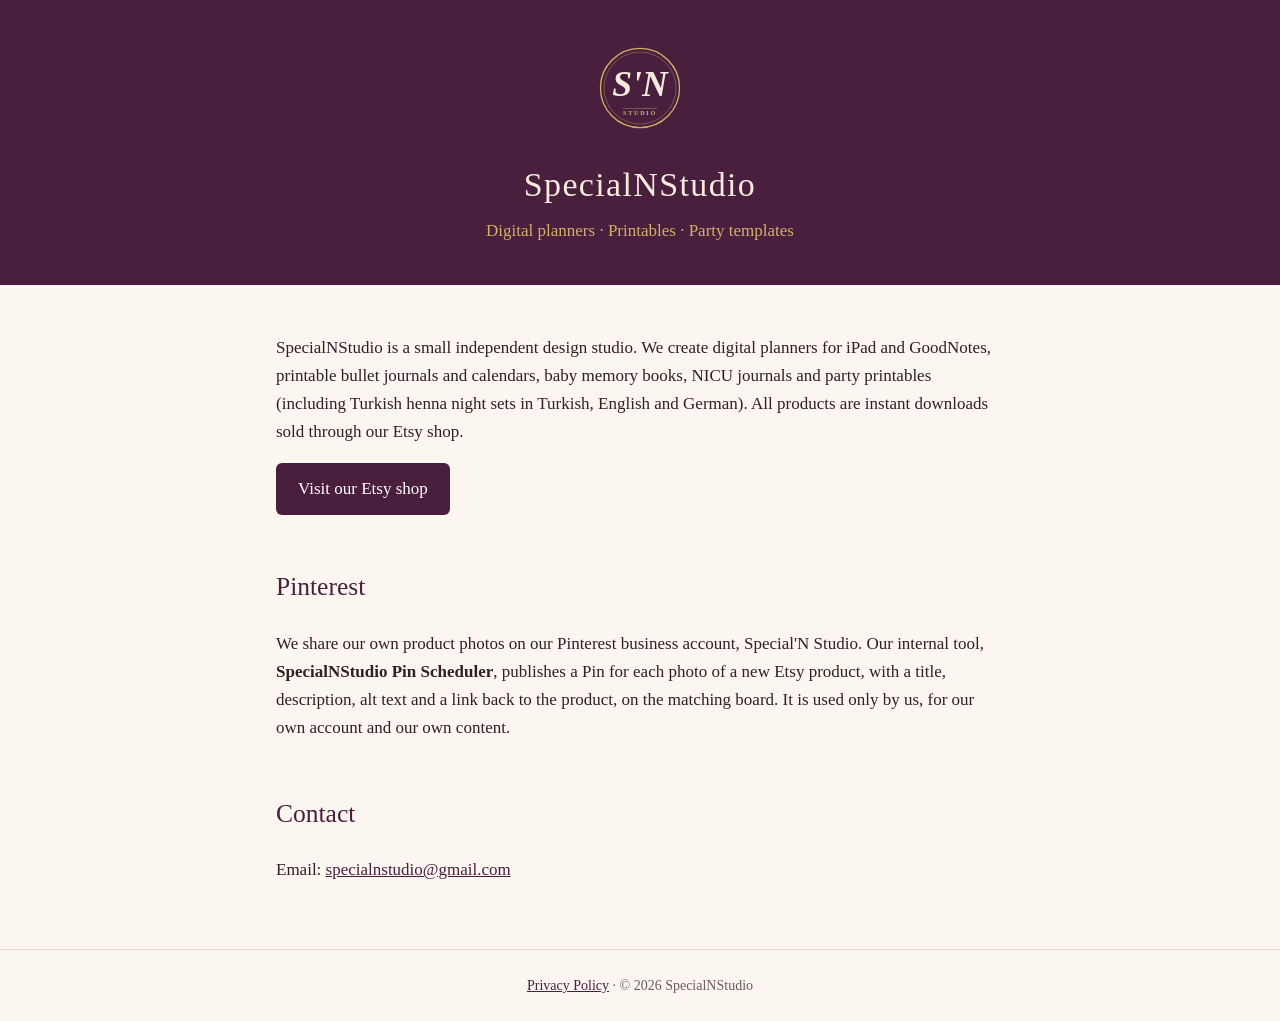
<file: index.html>
<!doctype html>
<html lang="en">
<head>
<meta charset="utf-8">
<meta name="viewport" content="width=device-width, initial-scale=1">
<title>SpecialNStudio – Digital Planners & Printables</title>
<meta name="description" content="SpecialNStudio designs digital planners, printable calendars, baby memory books and party printables, sold on Etsy.">
<link rel="stylesheet" href="style.css">
<link rel="icon" href="logo.svg">
</head>
<body>
<header>
  <img src="logo.svg" alt="SpecialNStudio logo">
  <h1>SpecialNStudio</h1>
  <p>Digital planners · Printables · Party templates</p>
</header>
<main>
  <p>SpecialNStudio is a small independent design studio. We create digital planners for iPad and GoodNotes,
  printable bullet journals and calendars, baby memory books, NICU journals and party printables
  (including Turkish henna night sets in Turkish, English and German). All products are instant downloads
  sold through our Etsy shop.</p>
  <p><a class="btn" href="https://www.etsy.com/shop/SpecialNStudio">Visit our Etsy shop</a></p>

  <h2>Pinterest</h2>
  <p>We share our own product photos on our Pinterest business account, Special'N Studio. Our internal tool,
  <strong>SpecialNStudio Pin Scheduler</strong>, publishes a Pin for each photo of a new Etsy product, with a
  title, description, alt text and a link back to the product, on the matching board. It is used only by us,
  for our own account and our own content.</p>

  <h2>Contact</h2>
  <p>Email: <a href="mailto:specialnstudio@gmail.com">specialnstudio@gmail.com</a></p>
</main>
<footer><a href="privacy-policy.html">Privacy Policy</a> · © 2026 SpecialNStudio</footer>
</body>
</html>
</file>
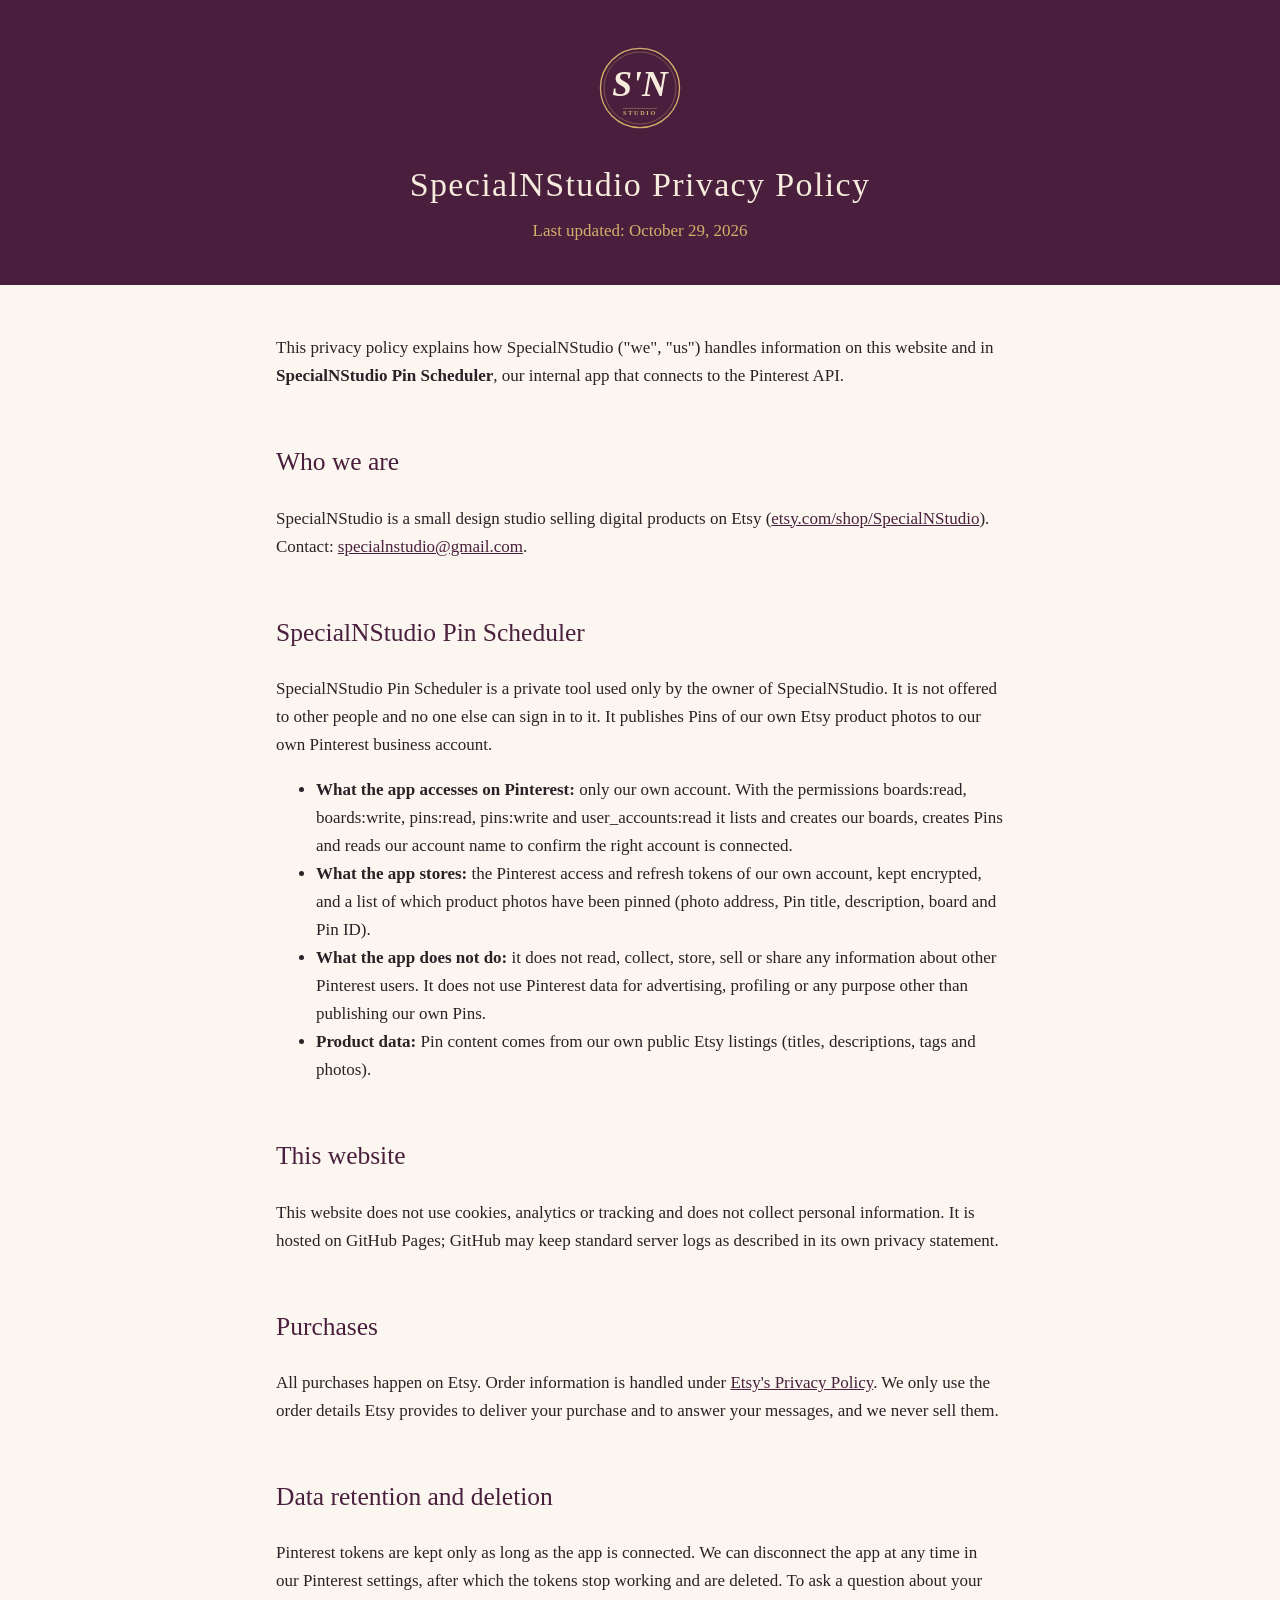
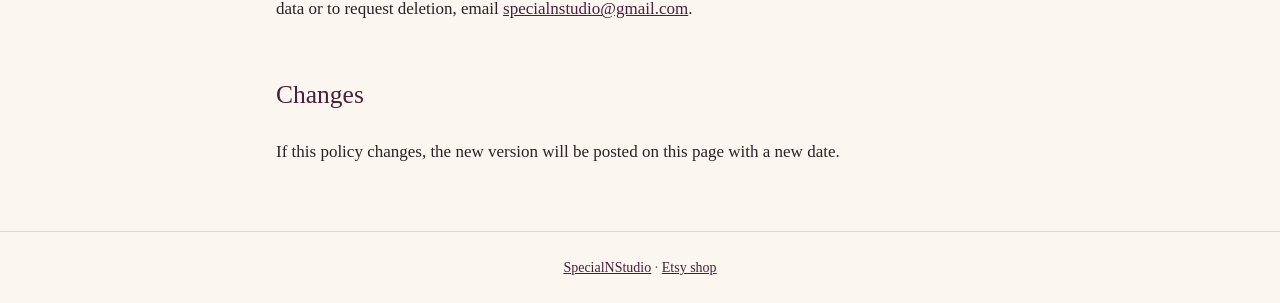
<file: privacy-policy.html>
<!doctype html>
<html lang="en">
<head>
<meta charset="utf-8">
<meta name="viewport" content="width=device-width, initial-scale=1">
<title>Privacy Policy – SpecialNStudio</title>
<meta name="description" content="Privacy policy of SpecialNStudio and the SpecialNStudio Pin Scheduler app.">
<link rel="stylesheet" href="style.css">
<link rel="icon" href="logo.svg">
</head>
<body>
<header>
  <img src="logo.svg" alt="SpecialNStudio logo">
  <h1>SpecialNStudio Privacy Policy</h1>
  <p>Last updated: October 29, 2026</p>
</header>
<main>
  <p>This privacy policy explains how SpecialNStudio ("we", "us") handles information on this website and in
  <strong>SpecialNStudio Pin Scheduler</strong>, our internal app that connects to the Pinterest API.</p>

  <h2>Who we are</h2>
  <p>SpecialNStudio is a small design studio selling digital products on Etsy
  (<a href="https://www.etsy.com/shop/SpecialNStudio">etsy.com/shop/SpecialNStudio</a>).
  Contact: <a href="mailto:specialnstudio@gmail.com">specialnstudio@gmail.com</a>.</p>

  <h2>SpecialNStudio Pin Scheduler</h2>
  <p>SpecialNStudio Pin Scheduler is a private tool used only by the owner of SpecialNStudio. It is not offered
  to other people and no one else can sign in to it. It publishes Pins of our own Etsy product photos to our
  own Pinterest business account.</p>
  <ul>
    <li><strong>What the app accesses on Pinterest:</strong> only our own account. With the permissions
    boards:read, boards:write, pins:read, pins:write and user_accounts:read it lists and creates our boards,
    creates Pins and reads our account name to confirm the right account is connected.</li>
    <li><strong>What the app stores:</strong> the Pinterest access and refresh tokens of our own account, kept
    encrypted, and a list of which product photos have been pinned (photo address, Pin title, description,
    board and Pin ID).</li>
    <li><strong>What the app does not do:</strong> it does not read, collect, store, sell or share any
    information about other Pinterest users. It does not use Pinterest data for advertising, profiling or
    any purpose other than publishing our own Pins.</li>
    <li><strong>Product data:</strong> Pin content comes from our own public Etsy listings (titles,
    descriptions, tags and photos).</li>
  </ul>

  <h2>This website</h2>
  <p>This website does not use cookies, analytics or tracking and does not collect personal information.
  It is hosted on GitHub Pages; GitHub may keep standard server logs as described in its own privacy statement.</p>

  <h2>Purchases</h2>
  <p>All purchases happen on Etsy. Order information is handled under
  <a href="https://www.etsy.com/legal/privacy/">Etsy's Privacy Policy</a>. We only use the order details Etsy
  provides to deliver your purchase and to answer your messages, and we never sell them.</p>

  <h2>Data retention and deletion</h2>
  <p>Pinterest tokens are kept only as long as the app is connected. We can disconnect the app at any time in
  our Pinterest settings, after which the tokens stop working and are deleted. To ask a question about your
  data or to request deletion, email <a href="mailto:specialnstudio@gmail.com">specialnstudio@gmail.com</a>.</p>

  <h2>Changes</h2>
  <p>If this policy changes, the new version will be posted on this page with a new date.</p>
</main>
<footer><a href="index.html">SpecialNStudio</a> · <a href="https://www.etsy.com/shop/SpecialNStudio">Etsy shop</a></footer>
</body>
</html>
</file>
<file: style.css>
:root{--plum:#4A1F3D;--gold:#B8914A;--cream:#FBF6EF;--ink:#2B2127}
*{box-sizing:border-box}
body{margin:0;background:var(--cream);color:var(--ink);font:17px/1.65 Georgia,"Times New Roman",serif}
header{background:var(--plum);color:#F6EBDD;text-align:center;padding:40px 16px}
header img{width:96px;height:96px;border-radius:50%}
header h1{margin:12px 0 4px;font-weight:normal;letter-spacing:.04em}
header p{margin:0;color:#D4AF6A}
main{max-width:760px;margin:0 auto;padding:32px 16px 48px}
h2{color:var(--plum);font-weight:normal;margin-top:2em}
a{color:var(--plum)}
.btn{display:inline-block;background:var(--plum);color:#fff;text-decoration:none;padding:12px 22px;border-radius:6px}
footer{text-align:center;font-size:14px;color:#6b5a63;padding:24px 16px;border-top:1px solid #e6d9c8}
</file>
